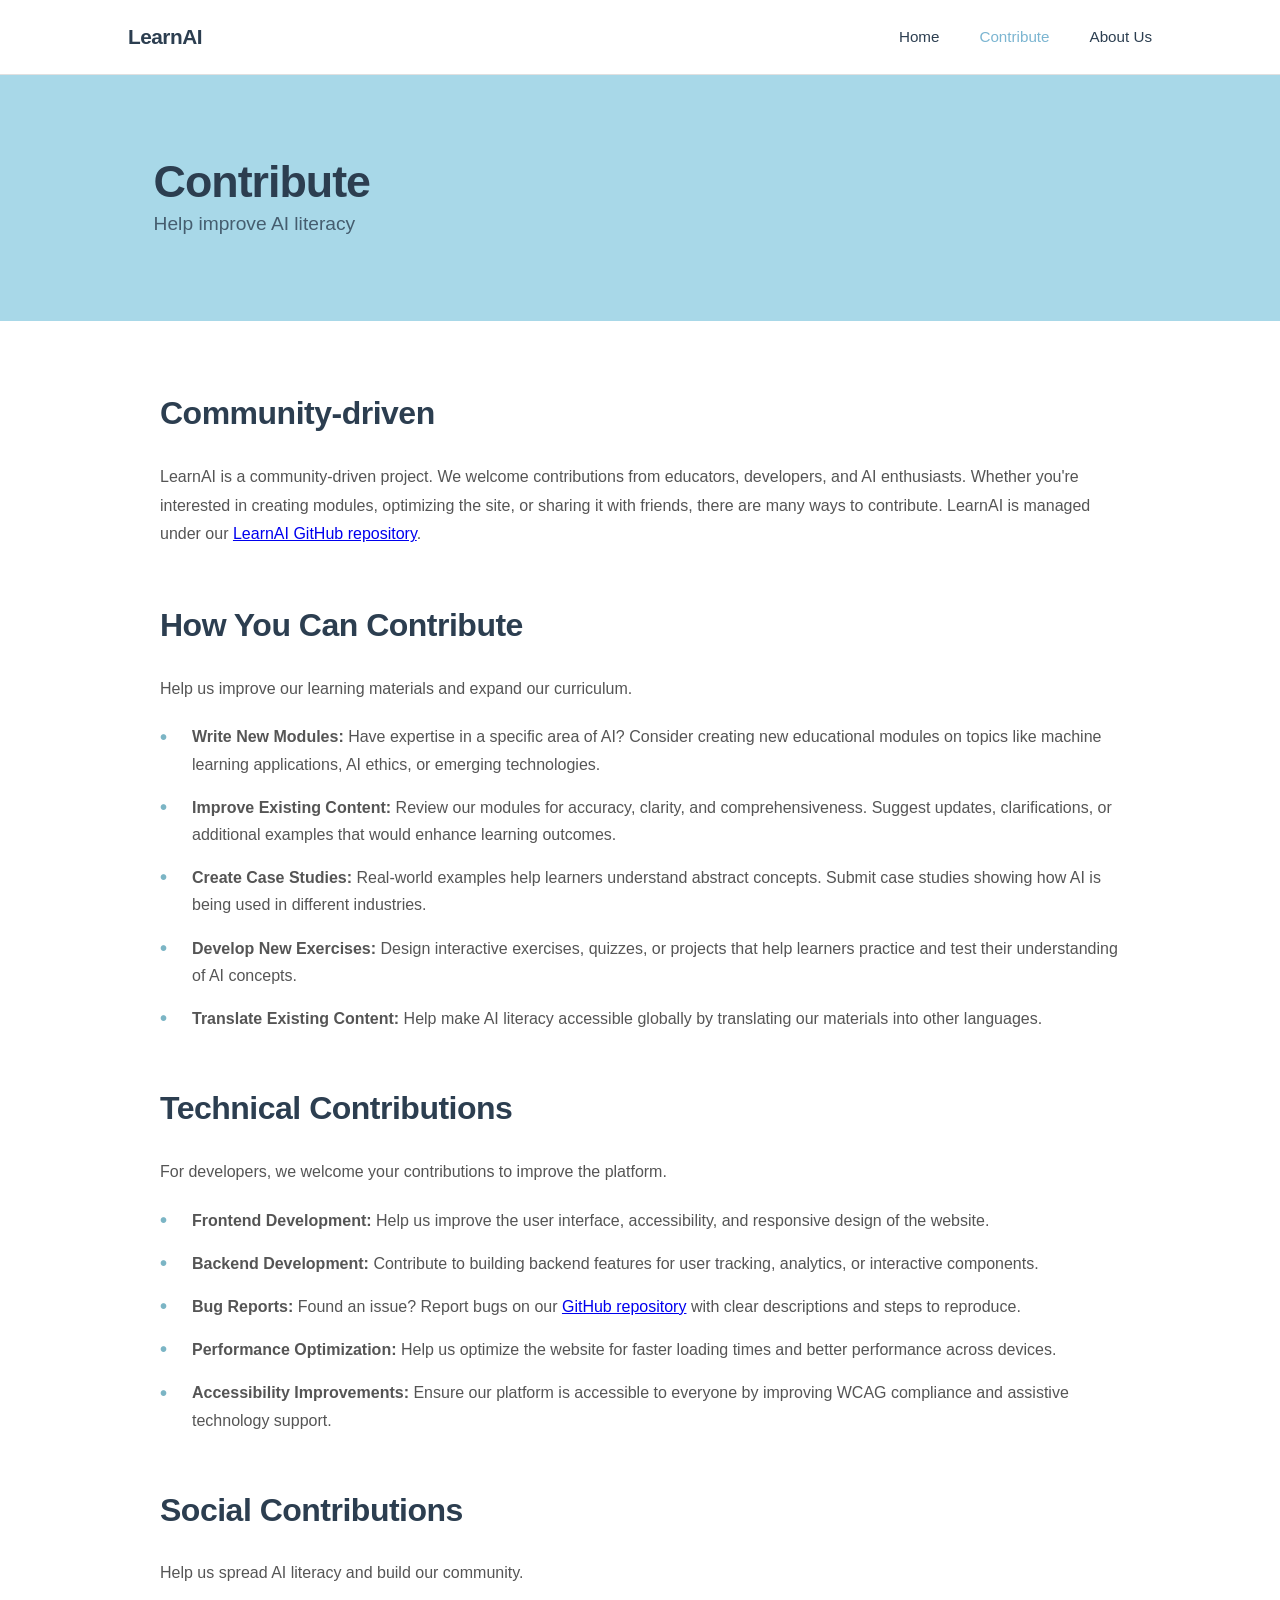
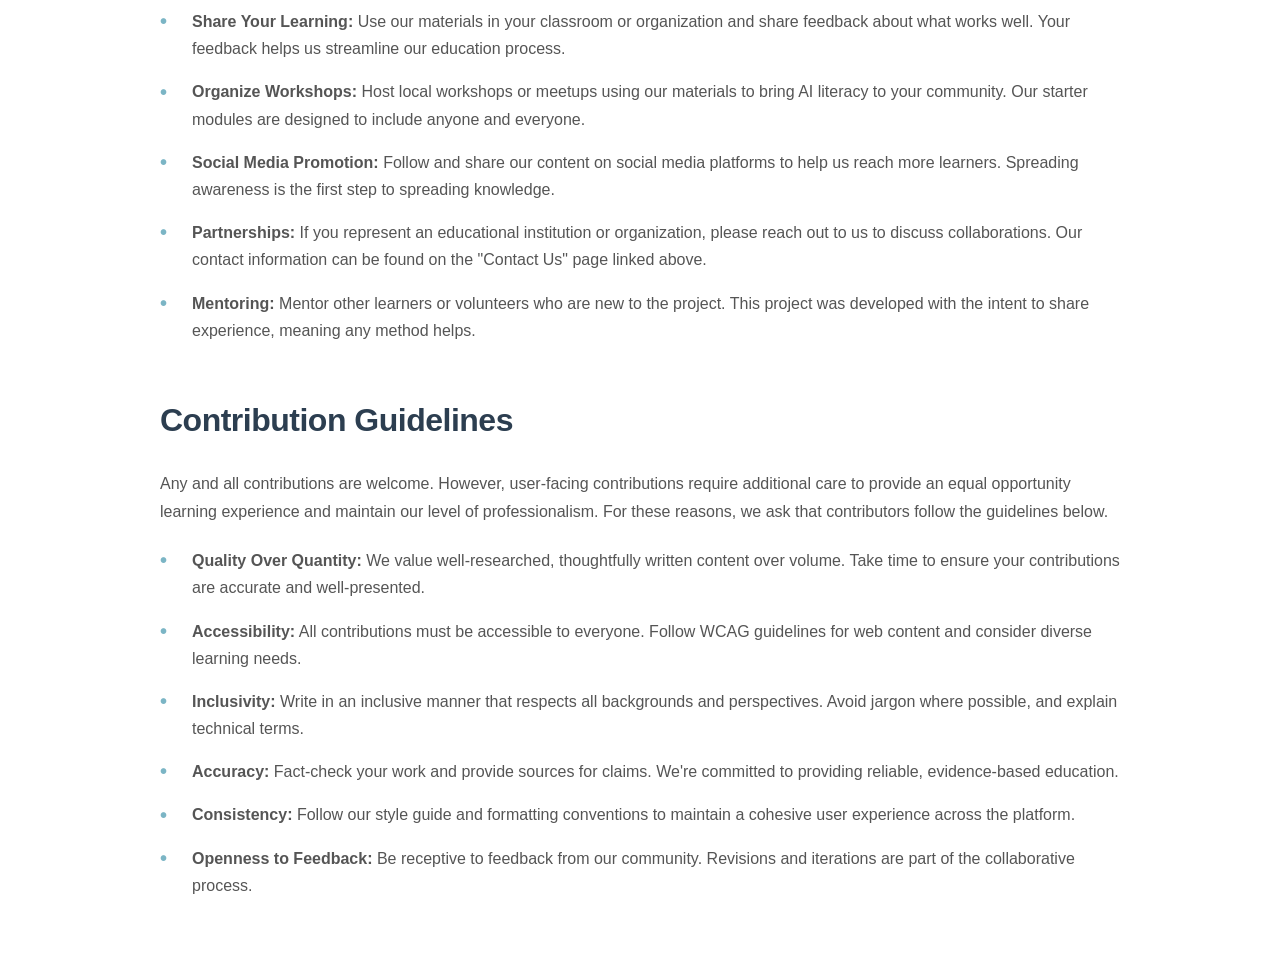
<file: contribute.html>
<!DOCTYPE html>
<html lang="en">

<head>
    <meta charset="UTF-8">
    <meta name="viewport" content="width=device-width, initial-scale=1.0">
    <title>LearnAI | Contribute</title>
    <link rel="icon" type="image/x-icon" href="/images/favicon.ico">
    <link rel="stylesheet" href="styles.css">
</head>

<body>
    <nav class="navbar">
        <div class="nav-content">
            <div class="logo">LearnAI</div>
            <ul class="nav-links">
                <li><a href="index.html">Home</a></li>
                <li><a href="contribute.html" class="active">Contribute</a></li>
                <li><a href="aboutus.html">About Us</a></li>
            </ul>
        </div>
    </nav>

    <header class="hero">
        <div class="hero-content">
            <h1>Contribute</h1>
            <p>Help improve AI literacy</p>
        </div>
    </header>

    <main class="content-wrapper">
        <article class="article-content">
            <section class="module-section">
                <h2>Community-driven</h2>
                <p>LearnAI is a community-driven project. We welcome contributions from
                    educators, developers, and AI enthusiasts. Whether you're interested in creating modules, optimizing
                    the site, or sharing it with friends, there are many ways to contribute. LearnAI is managed under
                    our <a href="https://github.com/BountyBro/uwbHacks2026">LearnAI GitHub repository</a>.</p>
            </section>

            <section class="module-section">
                <h2>How You Can Contribute</h2>
                <p>Help us improve our learning materials and expand our curriculum.</p>

                <ul class="section-bullets">
                    <li><strong>Write New Modules:</strong> Have expertise in a specific area of AI? Consider creating
                        new educational modules on topics like machine learning applications, AI ethics, or emerging
                        technologies.</li>
                    <li><strong>Improve Existing Content:</strong> Review our modules for accuracy, clarity, and
                        comprehensiveness. Suggest updates, clarifications, or additional examples that would enhance
                        learning outcomes.</li>
                    <li><strong>Create Case Studies:</strong> Real-world examples help learners understand abstract
                        concepts. Submit case studies showing how AI is being used in different industries.</li>
                    <li><strong>Develop New Exercises:</strong> Design interactive exercises, quizzes, or projects that
                        help learners practice and test their understanding of AI concepts.</li>
                    <li><strong>Translate Existing Content:</strong> Help make AI literacy accessible globally by
                        translating our materials into other languages.</li>
                </ul>
            </section>

            <section class="module-section">
                <h2>Technical Contributions</h2>
                <p>For developers, we welcome your contributions to improve the platform.</p>

                <ul class="section-bullets">
                    <li><strong>Frontend Development:</strong> Help us improve the user interface, accessibility, and
                        responsive design of the website.</li>
                    <li><strong>Backend Development:</strong> Contribute to building backend features for user tracking,
                        analytics, or interactive components.</li>
                    <li><strong>Bug Reports:</strong> Found an issue? Report bugs on our <a
                            href="https://github.com/BountyBro/uwbHacks2026">GitHub
                            repository</a> with clear
                        descriptions and steps to reproduce.</li>
                    <li><strong>Performance Optimization:</strong> Help us optimize the website for faster loading times
                        and better performance across devices.</li>
                    <li><strong>Accessibility Improvements:</strong> Ensure our platform is accessible to everyone by
                        improving WCAG compliance and assistive technology support.</li>
                </ul>
            </section>

            <section class="module-section">
                <h2>Social Contributions</h2>
                <p>Help us spread AI literacy and build our community.</p>

                <ul class="section-bullets">
                    <li><strong>Share Your Learning:</strong> Use our materials in your classroom or organization and
                        share feedback about what works well. Your feedback helps us streamline our education process.
                    </li>
                    <li><strong>Organize Workshops:</strong> Host local workshops or meetups using our materials to
                        bring AI literacy to your community. Our starter modules are designed to include anyone and
                        everyone.</li>
                    <li><strong>Social Media Promotion:</strong> Follow and share our content on social media platforms
                        to help us reach more learners. Spreading awareness is the first step to spreading knowledge.
                    </li>
                    <li><strong>Partnerships:</strong> If you represent an educational institution or organization,
                        please reach out to us to discuss collaborations. Our contact information can be found on the
                        "Contact Us" page linked above.</li>
                    <li><strong>Mentoring:</strong> Mentor other learners or volunteers who are new to the project. This
                        project was developed with the intent to share experience, meaning any method helps.</li>
                </ul>
            </section>

            <section class="module-section">
                <h2>Contribution Guidelines</h2>
                <p>Any and all contributions are welcome. However, user-facing contributions require additional care to
                    provide an equal opportunity learning experience and maintain our level of professionalism. For
                    these reasons, we ask that contributors follow the guidelines below.</p>
                <ul class="section-bullets">
                    <li><strong>Quality Over Quantity:</strong> We value well-researched, thoughtfully written content
                        over volume. Take time to ensure your contributions are accurate and well-presented.</li>
                    <li><strong>Accessibility:</strong> All contributions must be accessible to everyone. Follow WCAG
                        guidelines for web content and consider diverse learning needs.</li>
                    <li><strong>Inclusivity:</strong> Write in an inclusive manner that respects all backgrounds and
                        perspectives. Avoid jargon where possible, and explain technical terms.</li>
                    <li><strong>Accuracy:</strong> Fact-check your work and provide sources for claims. We're committed
                        to providing reliable, evidence-based education.</li>
                    <li><strong>Consistency:</strong> Follow our style guide and formatting conventions to maintain a
                        cohesive user experience across the platform.</li>
                    <li><strong>Openness to Feedback:</strong> Be receptive to feedback from our community. Revisions
                        and iterations are part of the collaborative process.</li>
                </ul>
            </section>
        </article>
    </main>
</body>

</html>
</file>
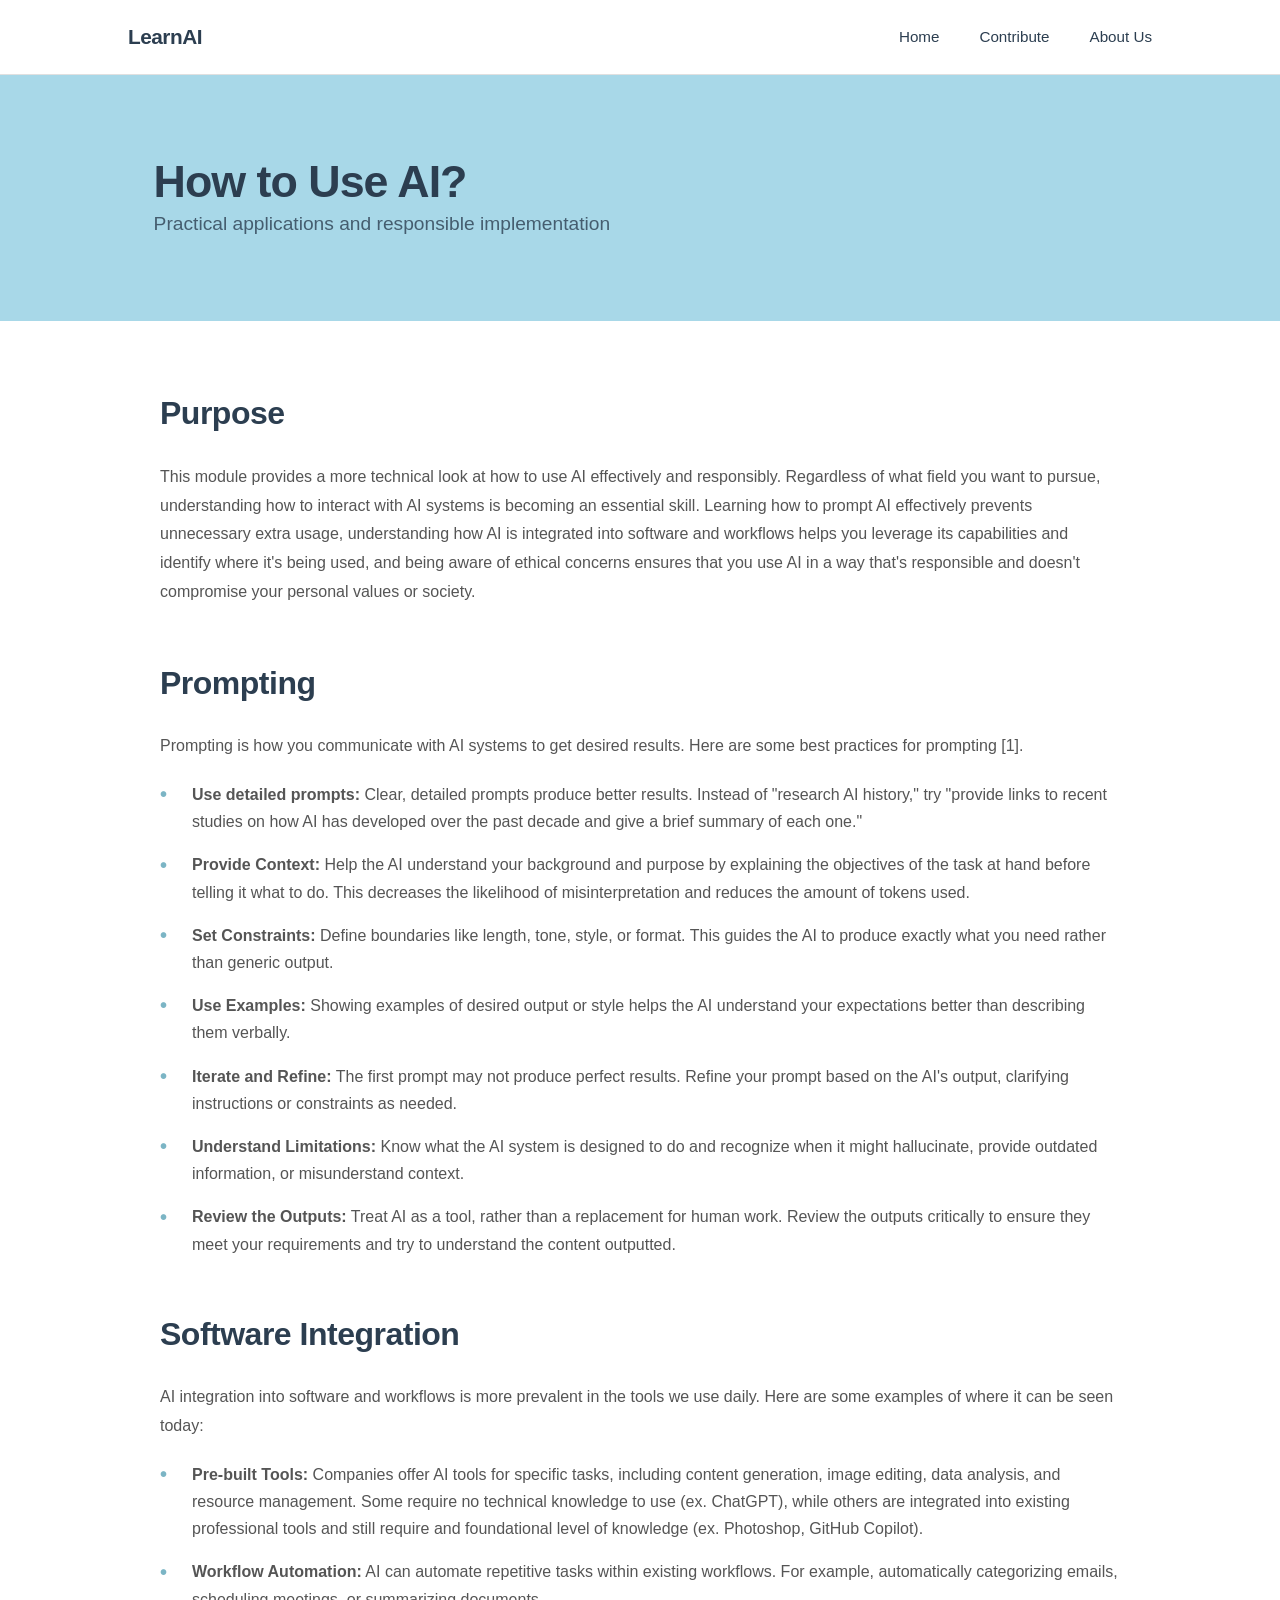
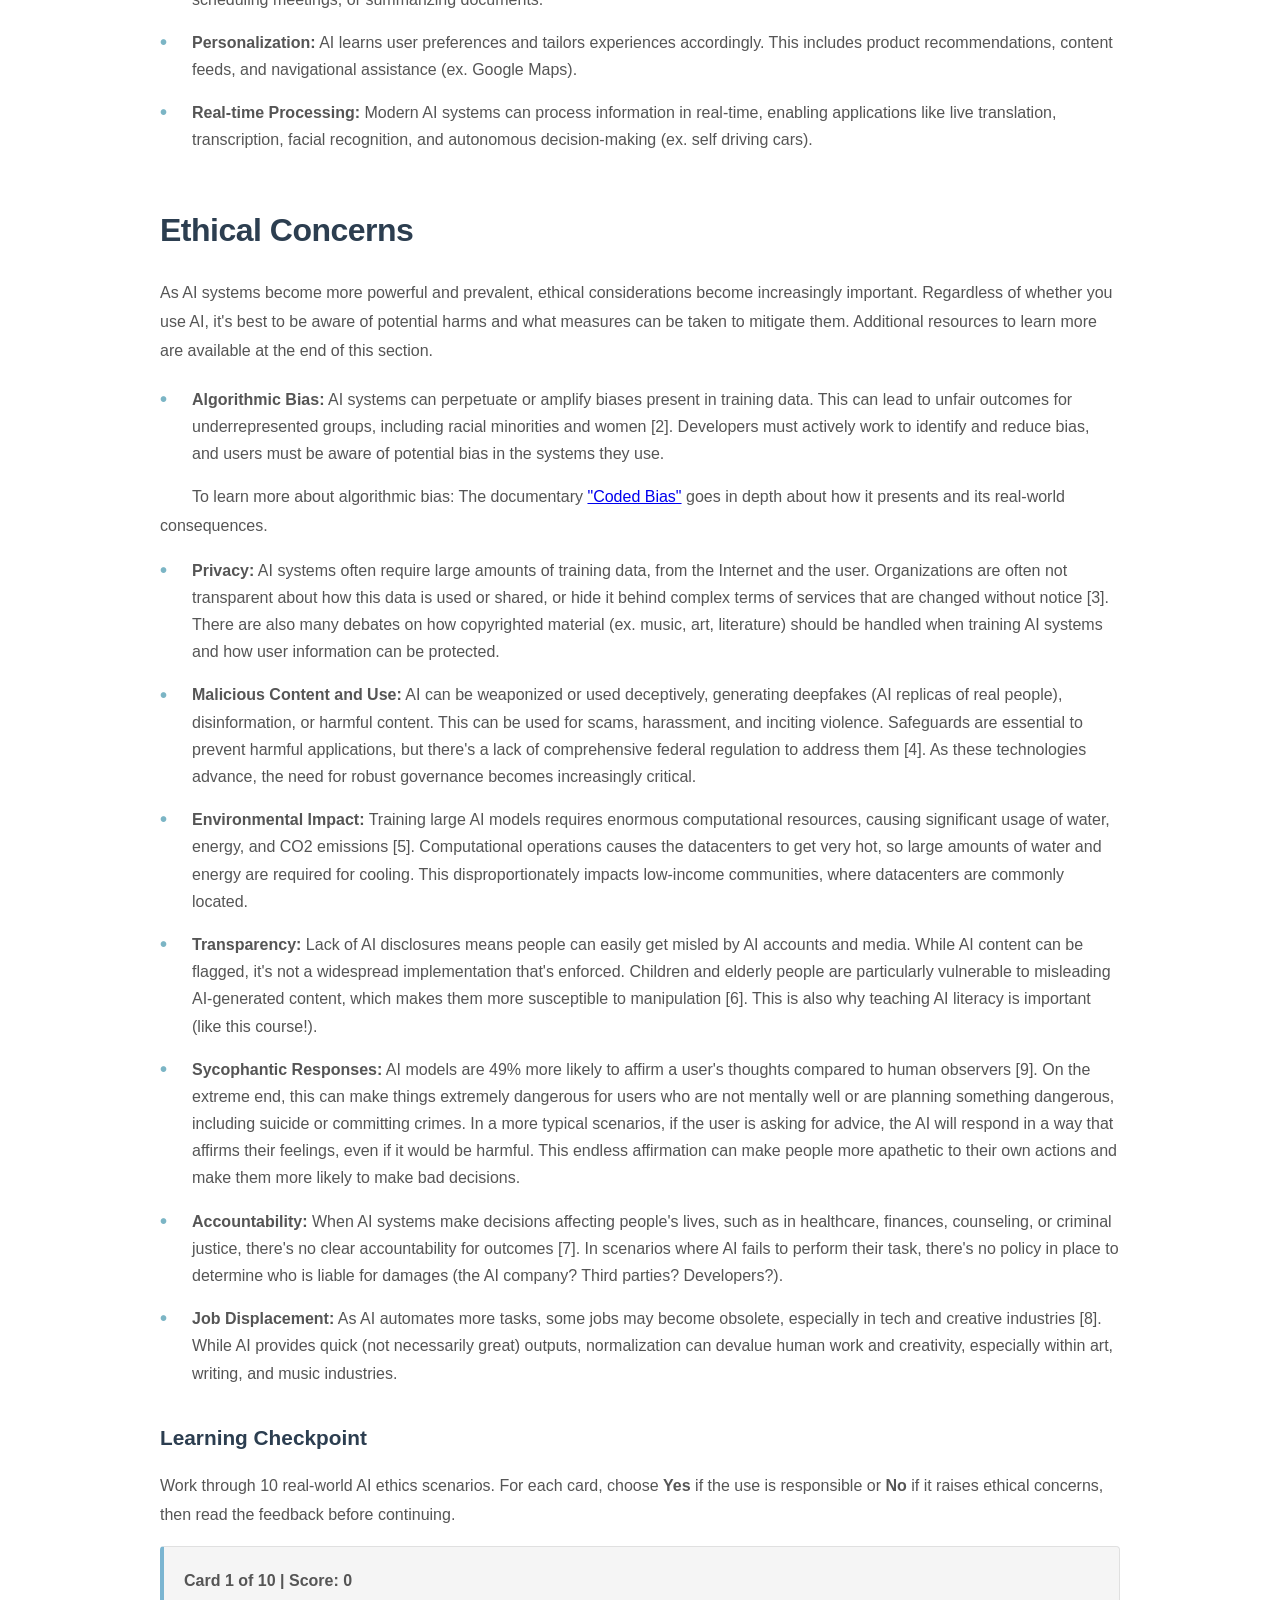
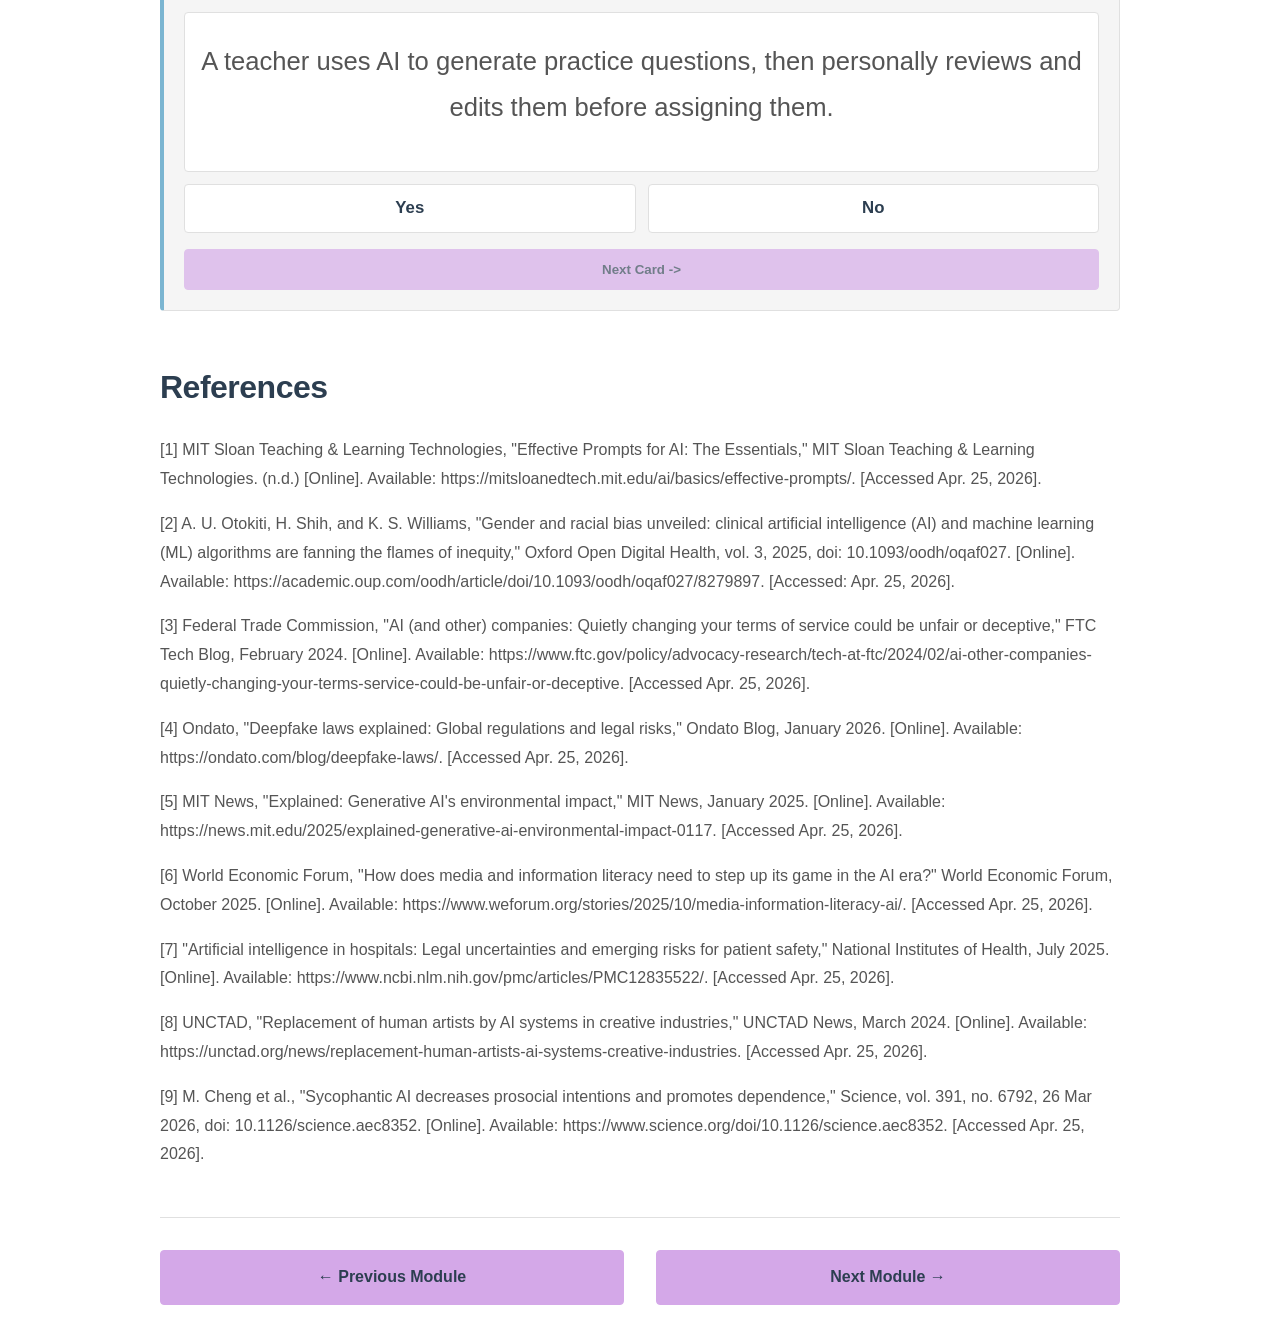
<file: module2.html>
<!DOCTYPE html>
<html lang="en">

<head>
    <meta charset="UTF-8">
    <meta name="viewport" content="width=device-width, initial-scale=1.0">
    <title>LearnAI | How to Use AI?</title>
    <link rel="icon" type="image/x-icon" href="/images/favicon.ico">
    <link rel="stylesheet" href="styles.css">
</head>

<body>
    <nav class="navbar">
        <div class="nav-content">
            <div class="logo">LearnAI</div>
            <ul class="nav-links">
                <li><a href="index.html">Home</a></li>
                <li><a href="contribute.html">Contribute</a></li>
                <li><a href="aboutus.html">About Us</a></li>
            </ul>
        </div>
    </nav>

    <header class="hero">
        <div class="hero-content">
            <h1>How to Use AI?</h1>
            <p>Practical applications and responsible implementation</p>
        </div>
    </header>

    <main class="content-wrapper">
        <article class="article-content">
            <section class="module-section" id="purpose">
                <h2>Purpose</h2>
                <p>This module provides a more technical look at how to use AI effectively and responsibly. Regardless of what field
                    you want to pursue, understanding how to interact with AI systems is becoming an essential skill. Learning how to prompt AI
                    effectively prevents unnecessary extra usage, understanding how AI is integrated into software and workflows helps you
                    leverage its capabilities and identify where it's being used, and being aware of ethical concerns ensures that you use AI in a way that's responsible
                    and doesn't compromise your personal values or society.</p>
            </section>
            <section class="module-section" id="prompting">
                <h2>Prompting</h2>
                <p>Prompting is how you communicate with AI systems to get desired results. Here are some best practices for prompting [1].</p>

                <ul class="section-bullets">
                    <li><strong>Use detailed prompts:</strong> Clear, detailed prompts produce better results. Instead of "research AI history," try "provide links to recent studies on how AI has developed 
                        over the past decade and give a brief summary of each one."</li>
                    <li><strong>Provide Context:</strong> Help the AI understand your background and purpose by explaining the
                        objectives of the task at hand before telling it what to do. This decreases
                        the likelihood of misinterpretation and reduces the amount of tokens used.</li>
                    <li><strong>Set Constraints:</strong> Define boundaries like length, tone, style, or format. This
                        guides the AI to produce exactly what you need rather than generic output.</li>
                    <li><strong>Use Examples:</strong> Showing examples of desired output or style helps the AI
                        understand your expectations better than describing them verbally.</li>
                    <li><strong>Iterate and Refine:</strong> The first prompt may not produce perfect results. Refine
                        your prompt based on the AI's output, clarifying instructions or constraints as needed.</li>
                    <li><strong>Understand Limitations:</strong> Know what the AI system is designed to do and recognize
                        when it might hallucinate, provide outdated information, or misunderstand context.</li>
                    <li><strong>Review the Outputs:</strong> Treat AI as a tool, rather than a replacement for human work.
                        Review the outputs critically to ensure they meet your requirements and try to understand the content outputted.</li>
                </ul>
            </section>

            <section class="module-section" id="integration">
                <h2>Software Integration</h2>
                <p>AI integration into software and workflows is more prevalent in the tools we use daily.
                    Here are some examples of where it can be seen today:</p>

                <ul class="section-bullets">
                    <li><strong>Pre-built Tools:</strong> Companies offer AI tools for specific tasks, including content generation, 
                        image editing, data analysis, and resource management. Some require no technical
                        knowledge to use (ex. ChatGPT), while others are integrated into existing professional tools and still require
                        and foundational level of knowledge (ex. Photoshop, GitHub Copilot).</li>
                    <li><strong>Workflow Automation:</strong> AI can automate repetitive tasks within existing
                        workflows. For example, automatically categorizing emails, scheduling meetings, or summarizing
                        documents.</li>
                    <li><strong>Personalization:</strong> AI learns user preferences and tailors experiences
                        accordingly. This includes product recommendations, content feeds, and navigational assistance (ex. Google Maps).</li>
                    <li><strong>Real-time Processing:</strong> Modern AI systems can process information in real-time,
                        enabling applications like live translation, transcription, facial recognition, and autonomous decision-making (ex. self driving cars).
                    </li>
                </ul>
            </section>

            <section class="module-section" id="ethical">
                <h2>Ethical Concerns</h2>
                <p>As AI systems become more powerful and prevalent, ethical considerations become increasingly
                    important. Regardless of whether you use AI, it's best to be aware of potential harms and what measures can be taken to
                    mitigate them. Additional resources to learn more are available at the end of this section.</p>

                <ul class="section-bullets">
                    <li><strong>Algorithmic Bias:</strong> AI systems can perpetuate or amplify biases present in
                        training data. This can lead to unfair outcomes for underrepresented groups, including racial minorities and women [2]. 
                        Developers must actively work to identify and reduce bias, and users must be aware of potential bias in the systems they use.</li>
                    <p></p>
                <p style="padding-left: -3rem; text-indent: 2rem;"> To learn more about algorithmic bias: The documentary <a href="https://www.codedbias.com" target="_blank">"Coded Bias"</a> goes in depth about how it presents and its real-world consequences. </p>
                    <li><strong>Privacy:</strong> AI systems often require large amounts of training data, from the Internet and the user. Organizations are
                    often not transparent about how this data is used or shared, or hide it behind complex terms of services that are changed without notice [3]. There are also many debates on
                    how copyrighted material (ex. music, art, literature) should be handled when training AI systems and how user information can be protected.</li>
                    <li><strong>Malicious Content and Use:</strong> AI can be weaponized or used deceptively, generating deepfakes (AI replicas of real people), disinformation, or harmful content. 
                        This can be used for scams, harassment, and inciting violence. Safeguards are essential to prevent harmful applications, but there's a lack of comprehensive federal regulation
                        to address them [4]. As these technologies advance, the need for robust governance becomes increasingly critical.</li>
                    <li><strong>Environmental Impact:</strong> Training large AI models requires enormous computational
                        resources, causing significant usage of water, energy, and CO2 emissions [5]. Computational operations causes the datacenters to get very hot, so large amounts of water and energy are required for cooling. 
                        This disproportionately impacts low-income communities, where datacenters are commonly located.</li>
                    <li><strong>Transparency:</strong> Lack of AI disclosures means people can easily get misled by AI accounts and media. While AI content
                    can be flagged, it's not a widespread implementation that's enforced. Children and elderly people are particularly vulnerable to misleading AI-generated content,
                    which makes them more susceptible to manipulation [6]. This is also why teaching AI literacy is important (like this course!).</li>
                    <li><strong>Sycophantic Responses:</strong> AI models are 49% more likely to affirm a user's thoughts compared to human observers [9]. On the extreme end, 
                        this can make things extremely dangerous for users who are not mentally well or are planning something dangerous, including suicide or committing crimes. 
                        In a more typical scenarios, if the user is asking for advice, the AI will respond in a way that affirms their feelings, even if it would be harmful. 
                        This endless affirmation can make people more apathetic to their own actions and make them more likely to make bad decisions.
                    <li><strong>Accountability:</strong> When AI systems make decisions affecting people's lives, such as in healthcare, finances, counseling, or 
                        criminal justice, there's no clear accountability for outcomes [7]. In scenarios where AI fails to perform their task, there's no policy in place
                    to determine who is liable for damages (the AI company? Third parties? Developers?). </li>
                    <li><strong>Job Displacement:</strong> As AI automates more tasks, some jobs may become obsolete, especially in tech and creative industries [8].
                    While AI provides quick (not necessarily great) outputs, normalization can devalue human work and creativity, especially within art, writing, and music industries.</li>
                </ul>

                <section class="ethics-flashcards" id="ethical-flashcards" aria-labelledby="ethical-flashcards-title">
                    <h3 class="subsection-title" id="ethical-flashcards-title">Learning Checkpoint</h3>
                    <p>Work through 10 real-world AI ethics scenarios. For each card, choose <strong>Yes</strong> if
                        the use is responsible or <strong>No</strong> if it raises ethical concerns, then read the
                        feedback before continuing.</p>

                    <div class="flashcard-shell" data-flashcard-app>
                        <p class="flashcard-progress" id="flashcardProgress" aria-live="polite"></p>

                        <div class="flashcard-card">
                            <p class="flashcard-prompt" id="flashcardPrompt"></p>
                        </div>

                        <div class="flashcard-actions" role="group" aria-label="Ethics answer choices">
                            <button type="button" class="flashcard-btn flashcard-btn-yes" id="flashcardYes">Yes</button>
                            <button type="button" class="flashcard-btn flashcard-btn-no" id="flashcardNo">No</button>
                        </div>

                        <p class="flashcard-feedback" id="flashcardFeedback" aria-live="assertive"></p>

                        <div class="flashcard-controls">
                            <button type="button" class="nav-link nav-next flashcard-next" id="flashcardNext" disabled>Next Card -></button>
                        </div>

                        <div class="flashcard-summary is-hidden" id="flashcardSummary" aria-live="polite">
                            <h4>Session Summary</h4>
                            <p id="flashcardSummaryText"></p>
                            <button type="button" class="nav-link nav-prev flashcard-restart" id="flashcardRestart">Restart Flashcards</button>
                        </div>
                    </div>
                </section>
            </section>

            <section class="module-section" id="references">
                <h2>References</h2>
                <p> [1] MIT Sloan Teaching & Learning Technologies, "Effective Prompts for AI: The Essentials," MIT Sloan Teaching & Learning Technologies. (n.d.)
                    [Online]. Available: https://mitsloanedtech.mit.edu/ai/basics/effective-prompts/. [Accessed Apr. 25, 2026].
                </p>
                <p>
                [2] A. U. Otokiti, H. Shih, and K. S. Williams, "Gender and racial bias unveiled: clinical artificial intelligence (AI) and machine learning (ML) algorithms are fanning the flames of inequity," Oxford Open Digital Health, vol. 3, 2025, doi: 10.1093/oodh/oqaf027. 
                [Online]. Available: https://academic.oup.com/oodh/article/doi/10.1093/oodh/oqaf027/8279897. [Accessed: Apr. 25, 2026].
                </p>
                <p>
                [3] Federal Trade Commission, "AI (and other) companies: Quietly changing your terms of service could be unfair or deceptive," FTC Tech Blog, 
                February 2024. [Online]. Available: https://www.ftc.gov/policy/advocacy-research/tech-at-ftc/2024/02/ai-other-companies-quietly-changing-your-terms-service-could-be-unfair-or-deceptive. [Accessed Apr. 25, 2026].
                <p>
                [4] Ondato, "Deepfake laws explained: Global regulations and legal risks," Ondato Blog, January 2026. [Online]. 
                Available: https://ondato.com/blog/deepfake-laws/. [Accessed Apr. 25, 2026].
                </p>
                <p>
                [5] MIT News, "Explained: Generative AI's environmental impact," MIT News, January 2025. [Online]. 
                Available: https://news.mit.edu/2025/explained-generative-ai-environmental-impact-0117. [Accessed Apr. 25, 2026].
                </p>
                <p>
                [6] World Economic Forum, "How does media and information literacy need to step up its game in the AI era?" World Economic Forum, 
                October 2025. [Online]. Available: https://www.weforum.org/stories/2025/10/media-information-literacy-ai/. [Accessed Apr. 25, 2026].
                </p>
                <p>
                [7] "Artificial intelligence in hospitals: Legal uncertainties and emerging risks for patient safety," National Institutes of Health, 
                July 2025. [Online]. Available: https://www.ncbi.nlm.nih.gov/pmc/articles/PMC12835522/. [Accessed Apr. 25, 2026].
                </p>
                <p>
                [8] UNCTAD, "Replacement of human artists by AI systems in creative industries," UNCTAD News, March 2024. [Online]. 
                Available: https://unctad.org/news/replacement-human-artists-ai-systems-creative-industries. [Accessed Apr. 25, 2026].
                </p>
                <p>
                [9] M. Cheng et al., "Sycophantic AI decreases prosocial intentions and promotes dependence," Science, vol. 391, no. 6792, 26 Mar 2026, doi: 10.1126/science.aec8352. [Online]. 
                    Available: https://www.science.org/doi/10.1126/science.aec8352. [Accessed Apr. 25, 2026].</p>

            </section>

            <section class="navigation-section">
                <a href="module1.html" class="nav-link nav-prev">← Previous Module</a>
                <a href="module3.html" class="nav-link nav-next">Next Module →</a>
            </section>
        </article>
    </main>

    <script>
        (function initEthicsFlashcards() {
            const cards = [
                {
                    prompt: 'A teacher uses AI to generate practice questions, then personally reviews and edits them before assigning them.',
                    answer: 'yes',
                    explanation: 'Yes. Human oversight helps catch mistakes and keeps responsibility with the teacher.'
                },
                {
                    prompt: 'A company uses AI to auto-reject job applicants and provides no way for people to appeal the decision.',
                    answer: 'no',
                    explanation: 'No. High-impact decisions require accountability, transparency, and a path for appeal.'
                },
                {
                    prompt: 'A health app quietly collects location and biometric data for AI training without clearly informing users.',
                    answer: 'no',
                    explanation: 'No. Ethical AI requires informed consent and transparent data practices.'
                },
                {
                    prompt: 'A city publishes how its AI traffic model works and lets residents report issues or bias in outcomes.',
                    answer: 'yes',
                    explanation: 'Yes. Transparency and public feedback channels improve trust and fairness.'
                },
                {
                    prompt: 'A social platform uses AI to create realistic fake videos of public figures to boost engagement.',
                    answer: 'no',
                    explanation: 'No. Deepfakes can spread misinformation and cause significant harm.'
                },
                {
                    prompt: 'A support chatbot clearly states it is AI and escalates complex issues to a human agent when needed.',
                    answer: 'yes',
                    explanation: 'Yes. Clear disclosure and escalation reduce risk and protect users.'
                },
                {
                    prompt: 'An AI loan model shows lower approval rates for certain groups, and the company ignores audits showing bias.',
                    answer: 'no',
                    explanation: 'No. Ignoring documented bias is unfair and violates responsible AI practice.'
                },
                {
                    prompt: 'A research team uses a smaller, efficient model for routine tasks to reduce energy consumption.',
                    answer: 'yes',
                    explanation: 'Yes. Choosing efficient models can reduce environmental impact while meeting needs.'
                },
                {
                    prompt: 'A student submits AI-generated writing as their own work even though class policy requires disclosure.',
                    answer: 'no',
                    explanation: 'No. Misrepresenting AI-assisted work breaks transparency and academic integrity rules.'
                },
                {
                    prompt: 'A hospital validates AI diagnostic suggestions against clinician judgment before acting on results.',
                    answer: 'yes',
                    explanation: 'Yes. Human-in-the-loop review is essential in safety-critical settings.'
                }
            ];

            const promptEl = document.getElementById('flashcardPrompt');
            const progressEl = document.getElementById('flashcardProgress');
            const feedbackEl = document.getElementById('flashcardFeedback');
            const nextBtn = document.getElementById('flashcardNext');
            const yesBtn = document.getElementById('flashcardYes');
            const noBtn = document.getElementById('flashcardNo');
            const summaryEl = document.getElementById('flashcardSummary');
            const summaryTextEl = document.getElementById('flashcardSummaryText');
            const restartBtn = document.getElementById('flashcardRestart');
            const appShell = document.querySelector('[data-flashcard-app]');

            if (!appShell || !promptEl || !progressEl || !feedbackEl || !nextBtn || !yesBtn || !noBtn || !summaryEl || !summaryTextEl || !restartBtn) {
                return;
            }

            let currentIndex = 0;
            let score = 0;
            let hasAnsweredCurrentCard = false;

            function renderCard() {
                const card = cards[currentIndex];
                promptEl.textContent = card.prompt;
                progressEl.textContent = `Card ${currentIndex + 1} of ${cards.length} | Score: ${score}`;
                feedbackEl.textContent = '';
                feedbackEl.className = 'flashcard-feedback';
                hasAnsweredCurrentCard = false;

                yesBtn.disabled = false;
                noBtn.disabled = false;
                nextBtn.disabled = true;
                nextBtn.textContent = currentIndex === cards.length - 1 ? 'See Summary' : 'Next Card ->';

                summaryEl.classList.add('is-hidden');
            }

            function answerCard(choice) {
                if (hasAnsweredCurrentCard) {
                    return;
                }

                const card = cards[currentIndex];
                const isCorrect = choice === card.answer;
                hasAnsweredCurrentCard = true;

                if (isCorrect) {
                    score += 1;
                }

                feedbackEl.textContent = `${isCorrect ? 'Correct.' : 'Not quite.'} ${card.explanation}`;
                feedbackEl.classList.add(isCorrect ? 'flashcard-feedback-correct' : 'flashcard-feedback-incorrect');

                progressEl.textContent = `Card ${currentIndex + 1} of ${cards.length} | Score: ${score}`;

                yesBtn.disabled = true;
                noBtn.disabled = true;
                nextBtn.disabled = false;
                nextBtn.focus();
            }

            function showSummary() {
                summaryTextEl.textContent = `You scored ${score} out of ${cards.length}. Review the explanations and restart to practice again.`;
                summaryEl.classList.remove('is-hidden');
                nextBtn.disabled = true;
            }

            yesBtn.addEventListener('click', function () {
                answerCard('yes');
            });

            noBtn.addEventListener('click', function () {
                answerCard('no');
            });

            nextBtn.addEventListener('click', function () {
                if (!hasAnsweredCurrentCard) {
                    return;
                }

                if (currentIndex === cards.length - 1) {
                    showSummary();
                    return;
                }

                currentIndex += 1;
                renderCard();
            });

            restartBtn.addEventListener('click', function () {
                currentIndex = 0;
                score = 0;
                renderCard();
                yesBtn.focus();
            });

            renderCard();
        }());
    </script>
</body>

</html>
</file>
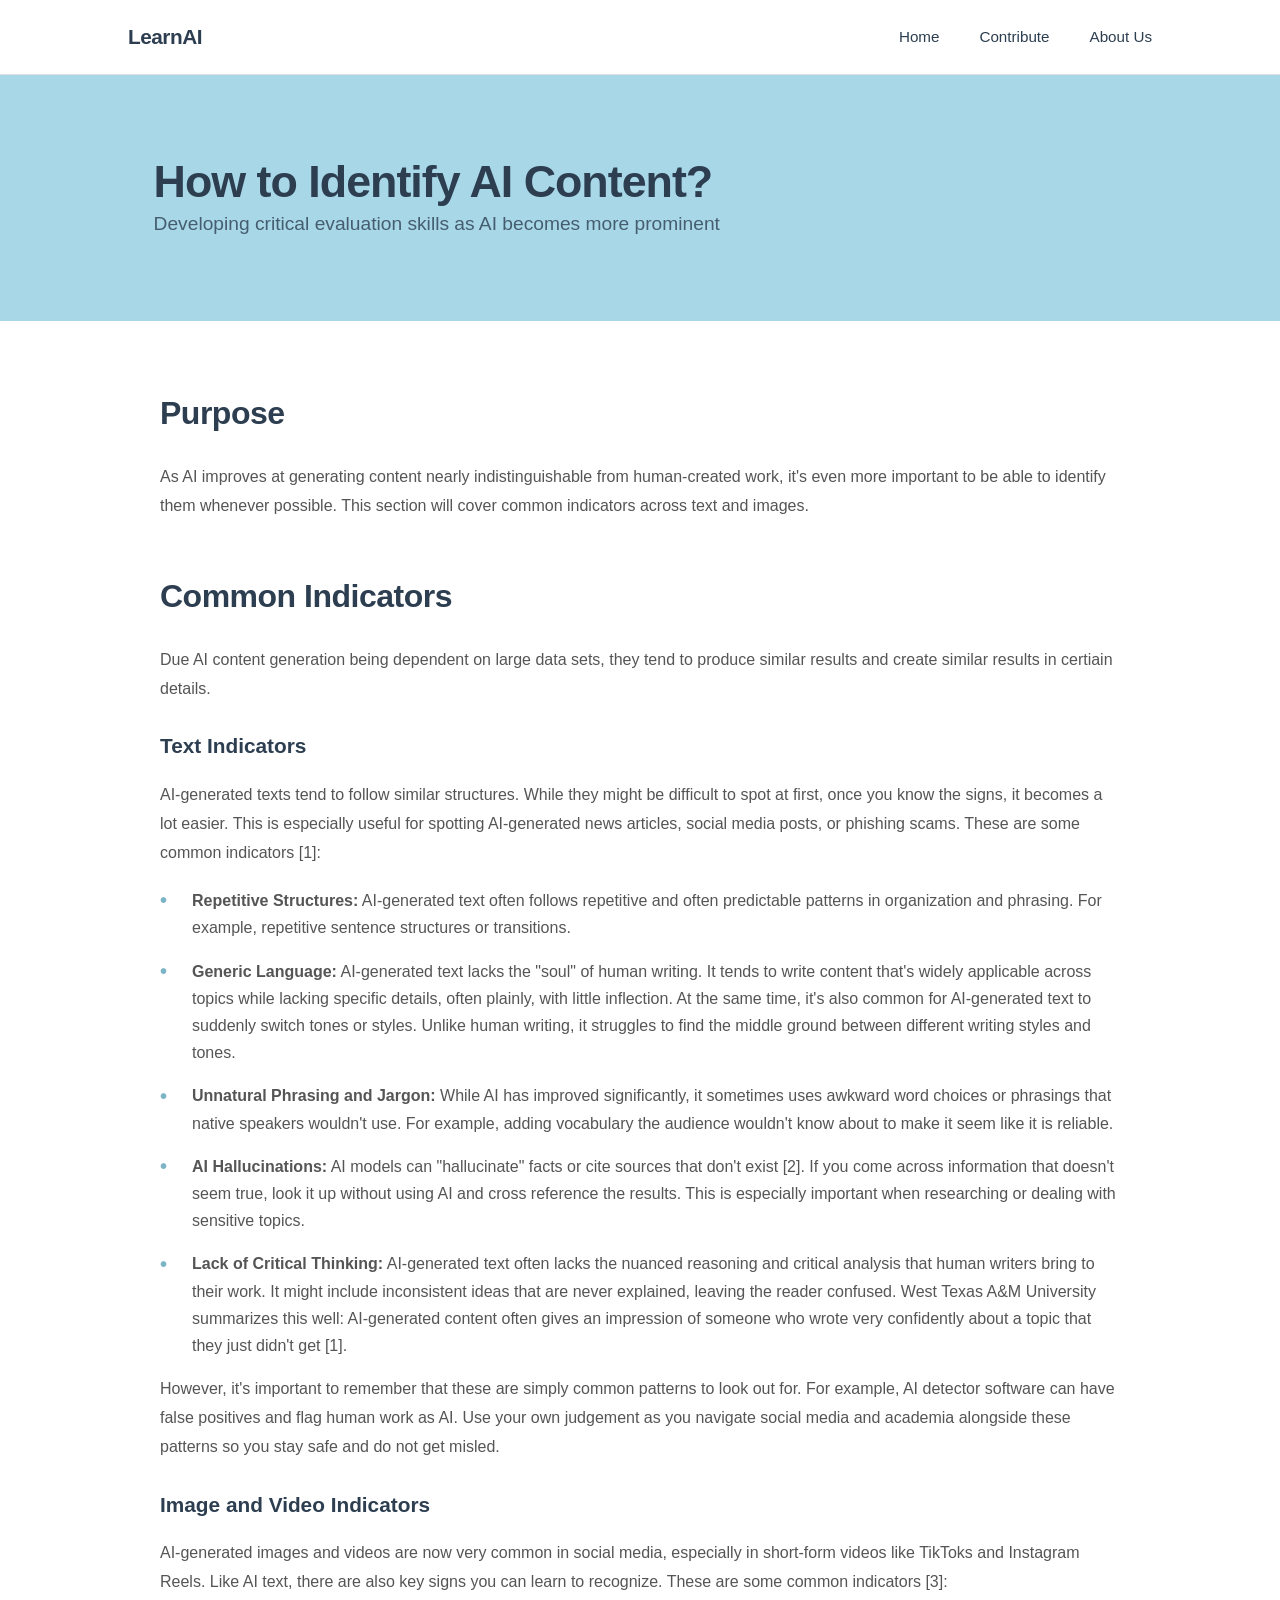
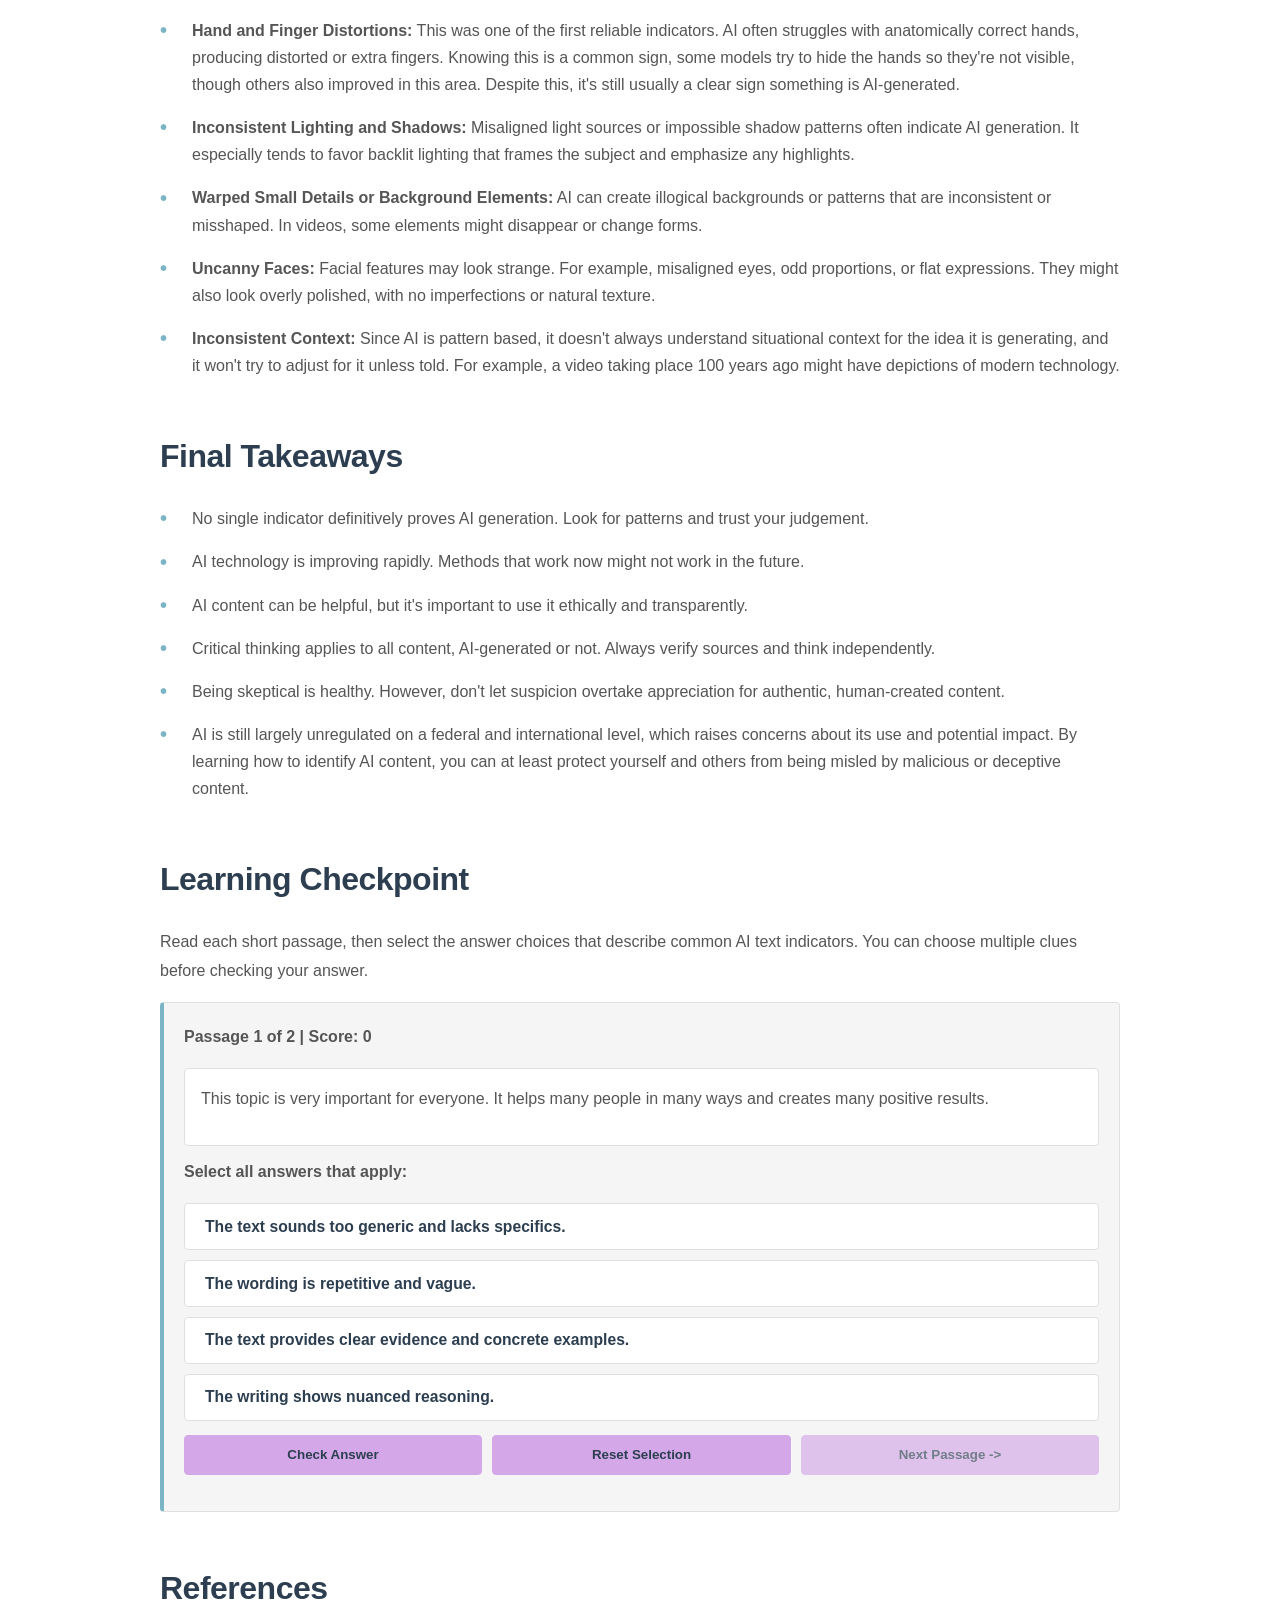
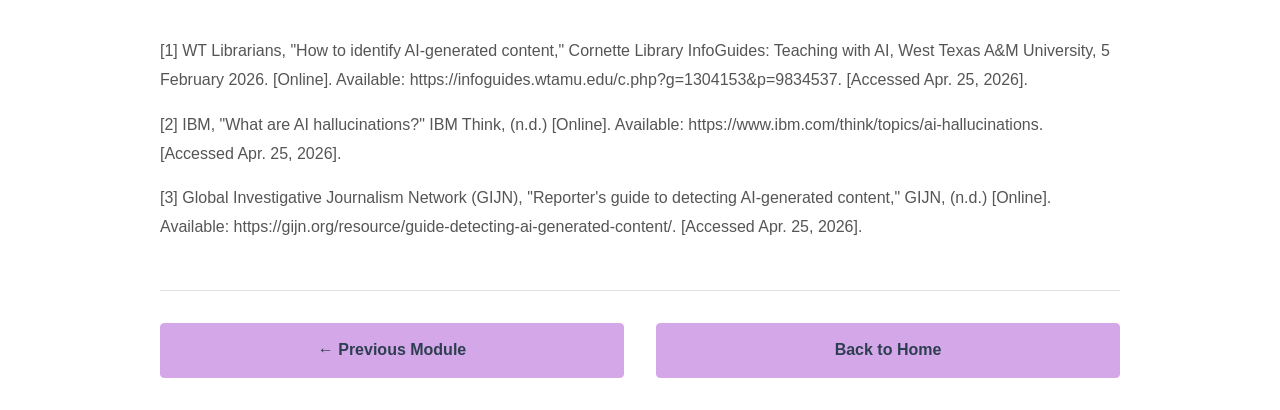
<file: module3.html>
<!DOCTYPE html>
<html lang="en">

<head>
    <meta charset="UTF-8">
    <meta name="viewport" content="width=device-width, initial-scale=1.0">
    <title>LearnAI | How to Identify AI Content?</title>
    <link rel="icon" type="image/x-icon" href="/images/favicon.ico">
    <link rel="stylesheet" href="styles.css">
</head>

<body>
    <nav class="navbar">
        <div class="nav-content">
            <div class="logo">LearnAI</div>
            <ul class="nav-links">
                <li><a href="index.html">Home</a></li>
                <li><a href="contribute.html">Contribute</a></li>
                <li><a href="aboutus.html">About Us</a></li>
            </ul>
        </div>
    </nav>

    <header class="hero">
        <div class="hero-content">
            <h1>How to Identify AI Content?</h1>
            <p>Developing critical evaluation skills as AI becomes more prominent</p>
        </div>
    </header>

    <main class="content-wrapper">
        <article class="article-content">
            <section class="module-section" id="purpose">
                <h2>Purpose</h2>
                <p>As AI improves at generating content nearly indistinguishable from human-created
                    work, it's even more important to be able to identify them whenever possible. This section will cover common 
                    indicators across text and images.</p>
            </section>

            <section class="module-section" id="indicators">
                <h2>Common Indicators</h2>
                <p>Due AI content generation being dependent on large data sets, they tend to produce similar results and create similar results in certiain details.</p>
                <h3 class="subsection-title">Text Indicators</h3>
                <p>AI-generated texts tend to follow similar structures. While they might be difficult to spot at first, once you know the signs, it becomes a lot easier.
                    This is especially useful for spotting AI-generated news articles, social media posts, or phishing scams. These are some common indicators [1]:</p>
                </p>
                <ul class="section-bullets">
                    <li><strong>Repetitive Structures:</strong> AI-generated text often follows repetitive and often predictable patterns in
                        organization and phrasing. For example, repetitive sentence structures or transitions.
                    </li>
                    <li><strong>Generic Language:</strong> AI-generated text lacks the "soul" of human writing. It tends to write 
                    content that's widely applicable across topics while lacking specific details, often plainly, with little inflection. At the same time,
                it's also common for AI-generated text to suddenly switch tones or styles. Unlike human writing, it struggles to find the middle ground
                between different writing styles and tones.</li>
                    <li><strong>Unnatural Phrasing and Jargon:</strong> While AI has improved significantly, it sometimes uses
                        awkward word choices or phrasings that native speakers wouldn't use. For example, adding vocabulary 
                        the audience wouldn't know about to make it seem like it is reliable.</li>
                    <li><strong>AI Hallucinations:</strong> AI models can "hallucinate" facts or cite sources that
                        don't exist [2]. If you come across information that doesn't seem true, look it up without using AI and cross reference the results.
                        This is especially important when researching or dealing with sensitive topics.</li>
                    <li><strong>Lack of Critical Thinking:</strong> AI-generated text often lacks the nuanced reasoning and critical analysis 
                        that human writers bring to their work. It might include inconsistent ideas that are never explained, leaving the reader confused.
                        West Texas A&M University summarizes this well: AI-generated content often gives an impression of someone who wrote 
                            very confidently about a topic that they just didn't get [1]. </li>
                            <p> However, it's important to remember that these are simply common patterns to look out for. 
                                For example, AI detector software can have false positives and flag human work as AI. Use your own judgement as you 
                                navigate social media and academia alongside these patterns so you stay safe and do not get misled.</p>
                </ul>

                <h3 class="subsection-title">Image and Video Indicators</h3>
                <p>AI-generated images and videos are now very common in social media, especially in short-form videos like TikToks and Instagram Reels. 
                    Like AI text, there are also key signs you can learn to recognize. These are some common indicators [3]:</p>
                </p>
                <ul class="section-bullets">
                    <li><strong>Hand and Finger Distortions:</strong> This was one of the first reliable indicators. AI
                        often struggles with anatomically correct hands, producing distorted or extra fingers. Knowing this is a common 
                        sign, some models try to hide the hands so they're not visible, though others also improved in this area. Despite this, it's still 
                        usually a clear sign something is AI-generated.</s></li>
                    <li><strong>Inconsistent Lighting and Shadows:</strong> Misaligned light sources or impossible
                        shadow patterns often indicate AI generation. It especially tends to favor backlit lighting that 
                        frames the subject and emphasize any highlights.</li>
                    <li><strong>Warped Small Details or Background Elements:</strong> AI can create illogical backgrounds or patterns
                        that are inconsistent or misshaped. In videos, some elements might disappear or change forms.</li>
                    <li><strong>Uncanny Faces:</strong> Facial features may look strange. For example, misaligned
                        eyes, odd proportions, or flat expressions. They might also look overly polished, with no 
                        imperfections or natural texture.</li>
                    <li><strong>Inconsistent Context:</strong> Since AI is pattern based, it doesn't always understand situational context 
                        for the idea it is generating, and it won't try to adjust for it unless told. For example, a video taking place 100 
                        years ago might have depictions of modern technology.</li>
                </ul>
            </section>

            <section class="module-section" id="takeaways">
                <h2>Final Takeaways</h2>
                <ul class="section-bullets">
                    <li>No single indicator definitively proves AI generation. Look for patterns and trust your judgement.</li>
                    <li>AI technology is improving rapidly. Methods that work now might not work in the future.</li>
                    <li>AI content can be helpful, but it's important to use it ethically and transparently.</li>
                    <li>Critical thinking applies to all content, AI-generated or not. Always verify sources and think
                        independently.</li>
                    <li>Being skeptical is healthy. However, don't let suspicion overtake appreciation for authentic, human-created content.
                    </li>
                    <li>AI is still largely unregulated on a federal and international level, which raises concerns about its use and potential impact. By learning how to identify AI content, 
                        you can at least protect yourself and others from being misled by malicious or deceptive content.</li>
                </ul>
            </section>

            <section class="module-section text-clue-spotter" id="text-clue-spotter" aria-labelledby="text-clue-spotter-title">
                <h2 id="text-clue-spotter-title">Learning Checkpoint</h2>
                <p>Read each short passage, then select the answer choices that describe common AI text indicators. You can
                    choose multiple clues before checking your answer.</p>

                <div class="flashcard-shell text-spotter-shell" data-text-spotter-app>
                    <p class="flashcard-progress" id="spotterProgress" aria-live="polite"></p>

                    <div class="flashcard-card text-spotter-card">
                        <p class="text-spotter-passage" id="spotterPassage"></p>
                    </div>

                    <p class="text-spotter-instruction">Select all answers that apply:</p>

                    <div class="text-spotter-choices" id="spotterChoices" role="group" aria-label="Text clue choices"></div>

                    <div class="text-spotter-controls" role="group" aria-label="Text clue controls">
                        <button type="button" class="nav-link nav-next text-spotter-check" id="spotterCheck">Check Answer</button>
                        <button type="button" class="nav-link nav-prev text-spotter-reset" id="spotterReset">Reset Selection</button>
                        <button type="button" class="nav-link nav-next text-spotter-next" id="spotterNext" disabled>Next Passage -></button>
                    </div>

                    <p class="flashcard-feedback" id="spotterFeedback" aria-live="assertive"></p>
                </div>
            </section>

            <section class="module-section" id="references">
                <h2>References</h2>
                <p> [1] WT Librarians, "How to identify AI-generated content," Cornette Library InfoGuides: Teaching with AI, West Texas A&M University, 5 February 2026. [Online]. 
                    Available: https://infoguides.wtamu.edu/c.php?g=1304153&p=9834537. [Accessed Apr. 25, 2026].</p>
                <p> [2] IBM, "What are AI hallucinations?" IBM Think, (n.d.) [Online]. 
                    Available: https://www.ibm.com/think/topics/ai-hallucinations. [Accessed Apr. 25, 2026].
                </p>
                <p> [3] Global Investigative Journalism Network (GIJN), "Reporter's guide to detecting AI-generated content," 
                    GIJN, (n.d.) [Online]. Available: https://gijn.org/resource/guide-detecting-ai-generated-content/. [Accessed Apr. 25, 2026].</p>
            </section>

            <section class="navigation-section">
                <a href="module2.html" class="nav-link nav-prev">← Previous Module</a>
                <a href="index.html" class="nav-link nav-next">Back to Home</a>
            </section>
        </article>
    </main>

    <script>
        (function initTextClueSpotter() {
            const passages = [
                {
                    text: 'This topic is very important for everyone. It helps many people in many ways and creates many positive results.',
                    clues: [
                        {
                            label: 'The text sounds too generic and lacks specifics.',
                            isIndicator: true,
                            reason: 'This is broad, generic language with no specific details.'
                        },
                        {
                            label: 'The wording is repetitive and vague.',
                            isIndicator: true,
                            reason: 'Vague repetition is a common AI-style writing clue.'
                        },
                        {
                            label: 'The text provides clear evidence and concrete examples.',
                            isIndicator: false,
                            reason: 'This passage does not provide concrete supporting details.'
                        },
                        {
                            label: 'The writing shows nuanced reasoning.',
                            isIndicator: false,
                            reason: 'The passage is broad and does not show much depth or nuance.'
                        }
                    ]
                },
                {
                    text: 'A city report found that 143% of residents preferred one transit route, proving the policy was universally accepted by everyone without exception.',
                    clues: [
                        {
                            label: 'The text has hallucinated or impossible numbers.',
                            isIndicator: true,
                            reason: 'This is a numerical impossibility and may indicate hallucinated content.'
                        },
                        {
                            label: 'The text makes an absolute claim with no uncertainty.',
                            isIndicator: true,
                            reason: 'Absolute claims without nuance are a common reliability warning sign.'
                        },
                        {
                            label: 'The text mentions a report source.',
                            isIndicator: false,
                            reason: 'This phrase alone does not indicate AI generation.'
                        },
                        {
                            label: 'The sentence uses normal punctuation.',
                            isIndicator: false,
                            reason: 'Using punctuation is normal and not an AI clue.'
                        }
                    ]
                }
            ];

            const app = document.querySelector('[data-text-spotter-app]');
            const progressEl = document.getElementById('spotterProgress');
            const passageEl = document.getElementById('spotterPassage');
            const choicesEl = document.getElementById('spotterChoices');
            const feedbackEl = document.getElementById('spotterFeedback');
            const checkBtn = document.getElementById('spotterCheck');
            const resetBtn = document.getElementById('spotterReset');
            const nextBtn = document.getElementById('spotterNext');

            if (!app || !progressEl || !passageEl || !choicesEl || !feedbackEl || !checkBtn || !resetBtn || !nextBtn) {
                return;
            }

            let currentIndex = 0;
            let score = 0;
            let selected = new Set();
            let isChecked = false;

            function getCurrentPassage() {
                return passages[currentIndex];
            }

            function updateProgress() {
                progressEl.textContent = `Passage ${currentIndex + 1} of ${passages.length} | Score: ${score}`;
            }

            function clearFeedback() {
                feedbackEl.textContent = '';
                feedbackEl.className = 'flashcard-feedback';
            }

            function renderChoices() {
                const current = getCurrentPassage();
                choicesEl.innerHTML = '';

                current.clues.forEach((clue, clueIndex) => {
                    const button = document.createElement('button');
                    button.type = 'button';
                    button.className = 'flashcard-btn text-spotter-choice';
                    button.textContent = clue.label;
                    button.setAttribute('aria-pressed', selected.has(clueIndex) ? 'true' : 'false');

                    if (selected.has(clueIndex)) {
                        button.classList.add('text-spotter-choice-selected');
                    }

                    button.addEventListener('click', function () {
                        if (isChecked) {
                            isChecked = false;
                            checkBtn.disabled = false;
                            nextBtn.disabled = true;
                            clearFeedback();
                        }

                        if (selected.has(clueIndex)) {
                            selected.delete(clueIndex);
                        } else {
                            selected.add(clueIndex);
                        }

                        renderChoices();
                    });

                    choicesEl.appendChild(button);
                });
            }

            function renderPassage() {
                const current = getCurrentPassage();
                passageEl.textContent = current.text;
                selected = new Set();
                isChecked = false;

                clearFeedback();

                checkBtn.disabled = false;
                resetBtn.disabled = false;
                nextBtn.disabled = true;
                nextBtn.textContent = currentIndex === passages.length - 1 ? 'Finish Checkpoint' : 'Next Passage ->';

                renderChoices();
                updateProgress();
            }

            function checkAnswers() {
                if (isChecked) {
                    return;
                }

                const current = getCurrentPassage();
                const expected = current.clues
                    .map(function (clue, idx) { return clue.isIndicator ? idx : -1; })
                    .filter(function (idx) { return idx !== -1; });

                const selectedSorted = Array.from(selected).sort();
                const expectedSorted = expected.slice().sort();
                const isCorrect = selectedSorted.length === expectedSorted.length &&
                    selectedSorted.every(function (value, index) { return value === expectedSorted[index]; });

                isChecked = true;
                checkBtn.disabled = true;
                clearFeedback();

                const reasons = current.clues
                    .filter(function (clue) { return clue.isIndicator; })
                    .map(function (clue) { return clue.reason; });

                if (isCorrect) {
                    score += 1;
                    feedbackEl.textContent = `Correct. ${reasons.join(' ')}`;
                    feedbackEl.classList.add('flashcard-feedback-correct');
                } else {
                    feedbackEl.textContent = `Not quite. Focus on clues tied to generic language, repetition, or factual reliability. ${reasons.join(' ')}`;
                    feedbackEl.classList.add('flashcard-feedback-incorrect');
                }

                updateProgress();
                nextBtn.disabled = false;
                nextBtn.focus();
            }

            checkBtn.addEventListener('click', checkAnswers);

            resetBtn.addEventListener('click', function () {
                selected = new Set();
                isChecked = false;
                checkBtn.disabled = false;
                nextBtn.disabled = true;
                clearFeedback();
                renderChoices();
            });

            nextBtn.addEventListener('click', function () {
                if (!isChecked) {
                    return;
                }

                if (currentIndex === passages.length - 1) {
                    feedbackEl.textContent = `Checkpoint complete. You scored ${score} out of ${passages.length}. The exercise has restarted so you can practice again.`;
                    feedbackEl.className = 'flashcard-feedback flashcard-feedback-correct';
                    currentIndex = 0;
                    score = 0;
                    selected = new Set();
                    isChecked = false;
                    checkBtn.disabled = false;
                    nextBtn.disabled = true;
                    passageEl.textContent = passages[currentIndex].text;
                    renderChoices();
                    updateProgress();
                    nextBtn.textContent = 'Next Passage ->';
                    return;
                }

                currentIndex += 1;
                renderPassage();
            });

            renderPassage();
        }());
    </script>
</body>

</html>
</file>
<file: styles.css>
/* CSS Variables - Color Scheme */
:root {
    --pastel-blue: #a8d8e8;
    --pastel-green: #a8e8d8;
    --pastel-purple: #d4a8e8;
    --vibrant-purple: #c37bdb;
    --white: #ffffff;
    --dark-text: #2c3e50;
    --light-gray: #f5f5f5;
    --border-color: #e0e0e0;
    --accent-blue: #7bb5d1;
    --accent-green: #7bb5c5;
}

/* Global Styles */
* {
    margin: 0;
    padding: 0;
    box-sizing: border-box;
}

html {
    scroll-behavior: smooth;
    font-size: 16px;
}

body {
    font-family: -apple-system, BlinkMacSystemFont, 'Segoe UI', Roboto, 'Helvetica Neue', Arial, sans-serif;
    line-height: 1.7;
    color: var(--dark-text);
    background-color: var(--white);
    min-height: 100vh;
}

/* Navigation Bar */
.navbar {
    background-color: var(--white);
    border-bottom: 1px solid var(--border-color);
    position: sticky;
    top: 0;
    z-index: 100;
}

.nav-content {
    max-width: 100%;
    width: 80%;
    margin: 0 auto;
    padding: 1.2rem 0;
    display: flex;
    justify-content: space-between;
    align-items: center;
    gap: 2rem;
}

.logo {
    font-size: 1.3rem;
    font-weight: 700;
    color: var(--dark-text);
    letter-spacing: -0.5px;
    white-space: nowrap;
    flex-shrink: 0;
}

.nav-links {
    display: flex;
    list-style: none;
    gap: 2.5rem;
    flex-wrap: wrap;
    justify-content: flex-end;
}

.nav-links a {
    text-decoration: none;
    color: var(--dark-text);
    font-weight: 500;
    font-size: 0.95rem;
    transition: color 0.2s ease;
    padding-bottom: 0.5rem;
}

.nav-links a:hover,
.nav-links a:focus {
    color: var(--accent-blue);
    outline: none;
}

.nav-links a.active {
    color: var(--accent-blue);
    /*border-bottom: 2px solid var(--accent-blue);*/
}

/* Hero Section */
.hero {
    background-color: var(--pastel-blue);
    padding: 5rem 12%;
    text-align: left;
    width: 100%;
}

.hero-content h1 {
    font-size: 2.8rem;
    font-weight: 700;
    letter-spacing: -1px;
    line-height: 1.2;
}

.hero-content p {
    font-size: 1.2rem;
    color: rgba(44, 62, 80, 0.8);
    max-width: 600px;
}

.module-hero {
    background-color: var(--pastel-blue);
    padding: 6rem 14rem;
    width: 100%;
    margin: 0 auto;
}

.module-hero-content {
    max-width: 100%;
    text-align: left;
}

.module-hero-content h1 {
    font-size: 2.5rem;
    margin-bottom: 0.5rem;
    font-weight: 700;
    letter-spacing: -1px;
}

.module-hero-content p {
    font-size: 1.1rem;
    color: rgba(44, 62, 80, 0.8);
}

/* Content Wrapper */
.content-wrapper {
    max-width: 100%;
    width: 80%;
    margin: 0 auto;
    padding: 2rem;
}

.article-content {
    line-height: 1.8;
}

/* Module Sections */
.module-section {
    margin-bottom: 3rem;
}

.module-section h2 {
    font-size: 2rem;
    margin-bottom: 1.25rem;
    margin-top: 2rem;
    font-weight: 700;
    color: var(--dark-text);
    letter-spacing: -0.5px;
}

.module-section p {
    font-size: 1rem;
    color: #555;
    margin-bottom: 1rem;
}

.subsection-title {
    font-size: 1.3rem;
    font-weight: 600;
    margin-top: 1.5rem;
    margin-bottom: 1rem;
    color: var(--dark-text);
}

/* Bullet Lists */
.section-bullets {
    list-style: none;
    margin: 1.25rem 0;
    padding-left: 0;
}

.section-bullets li {
    margin-bottom: 1rem;
    padding-left: 2rem;
    position: relative;
    color: #555;
    line-height: 1.7;
}

.section-bullets li::before {
    content: "•";
    position: absolute;
    left: 0;
    top: 0.2rem;
    color: var(--accent-green);
    font-weight: bold;
    font-size: 1.25rem;
    line-height: 1;
}

/* Landing Page - Introduction Section */
.introduction-section {
    margin-bottom: 2rem;
}

.introduction-section h2 {
    font-size: 2rem;
    font-weight: 700;
}

/* Landing Page - Modules Section */
.modules-section {
    margin-bottom: 2rem;
}

.modules-section h2 {
    font-size: 2rem;
    margin-bottom: 2rem;
    font-weight: 700;
}

.module-table {
    border: none;
    border-radius: 0;
    overflow: visible;
    display: flex;
    flex-direction: column;
    gap: 1rem;
}

.module-row {
    border-bottom: none;
    border: 1px solid var(--border-color);
    border-radius: 4px;
    overflow: hidden;
}

.module-row:last-child {
    border-bottom: 1px solid var(--border-color);
}

.module-toggle {
    width: 100%;
    padding: 1.5rem 2rem;
    background-color: var(--white);
    border: none;
    cursor: pointer;
    display: flex;
    justify-content: space-between;
    align-items: center;
    transition: background-color 0.2s ease;
    font-size: 1rem;
    text-align: left;
}

.module-toggle:hover {
    background-color: var(--light-gray);
}

.module-toggle:focus {
    outline: 2px solid var(--accent-blue);
    outline-offset: -2px;
}

.module-title {
    color: var(--dark-text);
    font-size: 1.25rem;
    font-weight: 600;
    text-decoration: none;
    transition: color 0.2s ease;
}

.module-toggle:hover .module-title {
    color: var(--accent-blue);
}

.module-toggle:focus .module-title {
    color: var(--accent-blue);
}

.toggle-icon {
    font-size: 1.5rem;
    font-weight: bold;
    color: var(--accent-blue);
    flex-shrink: 0;
    margin-left: 1rem;
}

.module-content {
    max-height: 0;
    overflow: hidden;
    transition: max-height 0.3s ease;
    background-color: var(--light-gray);
}

.module-content.active {
    max-height: 300px;
    padding: 1.5rem 2rem;
}

.module-content ul {
    list-style: none;
    padding-left: 0;
    margin: 0;
}

.module-content li {
    margin-bottom: 0.75rem;
    padding-left: 1.5rem;
    position: relative;
}

.module-content li:before {
    content: "→";
    position: absolute;
    left: 0;
    color: var(--vibrant-purple);
    font-weight: bold;
}

.module-content a {
    color: var(--vibrant-purple);
    text-decoration: none;
    font-weight: 500;
}

.module-content a:hover {
    text-decoration: underline;
}

/* Landing Page - Why Section */
.why-section {
    margin-bottom: 2rem;
}

.why-section h2 {
    font-size: 2rem;
    font-weight: 700;
}


.container {
    display: flex;
    /* For segmenting columns. */
    flex-wrap: wrap;
    /* To accomodate smaller screens. */
    gap: 70px;
    /* Column gap width. */
    align-items: center;
}

.column {
    flex: 1;
    /* Setting indiivudal column width to be equal. */
    min-width: 250px;
    /* Smaller screen threshold. */
    text-align: center;
    /* Centering text in each column. */
}

.column img {
    width: 60%;
    /* Fitting image to prevent overflowing. */
    height: auto;
    /* Free aspect control based on width. */
    margin: 10px;
    /* Reducing cluttering around images. */
}

/* Navigation Section */
.navigation-section {
    display: flex;
    gap: 2rem;
    margin-top: 3rem;
    padding-top: 2rem;
    border-top: 1px solid var(--border-color);
}

.nav-link {
    flex: 1;
    padding: 0.75rem 1.5rem;
    text-decoration: none;
    font-weight: 600;
    border-radius: 4px;
    text-align: center;
    transition: all 0.2s ease;
    display: block;
}

.nav-link.nav-prev,
.nav-link.nav-next {
    background-color: var(--pastel-purple);
    color: var(--dark-text);
    border: 1px solid var(--pastel-purple);
}

.nav-link.nav-prev:hover,
.nav-link.nav-next:hover {
    background-color: var(--pastel-purple);
    color: var(--white);
    opacity: 0.9;
}

/* Knowledge Boxes */
.knowledge-box {
    background-color: var(--light-gray);
    padding: 1.5rem;
    margin-bottom: 1.5rem;
    border-left: 4px solid var(--accent-green);
    border-radius: 2px;
}

.knowledge-box h3 {
    font-size: 1.15rem;
    font-weight: 600;
    margin-bottom: 0.75rem;
    color: var(--dark-text);
}

.knowledge-box p {
    margin-bottom: 1rem;
}

.example-content {
    background-color: var(--white);
    padding: 1.25rem;
    border: 1px solid var(--border-color);
    border-radius: 2px;
    margin: 1rem 0;
    font-style: italic;
    color: #666;
}

/* Ethical Flashcards */
.ethics-flashcards {
    margin-top: 2rem;
}

.flashcard-shell {
    background-color: var(--light-gray);
    border: 1px solid var(--border-color);
    border-left: 4px solid var(--accent-blue);
    border-radius: 4px;
    padding: 1.25rem;
}

.flashcard-progress {
    font-weight: 600;
    margin-bottom: 0.75rem;
    color: var(--dark-text);
}

.flashcard-card {
    background-color: var(--white);
    border: 1px solid var(--border-color);
    border-radius: 4px;
    padding: 1rem;
    margin-bottom: 0.75rem;
    min-height: 160px;
    display: flex;
    align-items: center;
    justify-content: center;
}

.flashcard-prompt {
    margin: 0;
    color: var(--dark-text);
    text-align: center;
    width: 100%;
    font-size: 1.6rem !important;
}

.flashcard-actions {
    display: flex;
    gap: 0.75rem;
    margin-bottom: 0.5rem;
}

.flashcard-btn {
    border: 1px solid var(--border-color);
    border-radius: 4px;
    background-color: var(--white);
    color: var(--dark-text);
    padding: 0.85rem 1.25rem;
    font-size: 1.05rem;
    font-weight: 600;
    flex: 1;
    cursor: pointer;
    transition: background-color 0.2s ease, border-color 0.2s ease;
}

.flashcard-btn:hover:not(:disabled) {
    background-color: #eef7fb;
    border-color: var(--accent-blue);
}

.flashcard-btn:focus-visible,
.flashcard-next:focus-visible,
.flashcard-restart:focus-visible {
    outline: 2px solid var(--accent-blue);
    outline-offset: 2px;
}

.flashcard-btn:disabled,
.flashcard-next:disabled {
    opacity: 0.65;
    cursor: not-allowed;
}

.flashcard-feedback {
    min-height: 0;
    margin: 0;
    padding: 0;
    border-radius: 4px;
    border: none;
}

.flashcard-feedback:not(:empty) {
    margin: 0.5rem 0;
    padding: 0.75rem;
    border: 1px solid transparent;
}

.flashcard-feedback-correct {
    background-color: #e9f8f3;
    border-color: #bce7d7;
    color: #1d6650;
}

.flashcard-feedback-incorrect {
    background-color: #fff2f0;
    border-color: #f4c7c3;
    color: #8a2f2a;
}

.flashcard-controls {
    display: flex;
    justify-content: flex-end;
    margin-top: 0.25rem;
}

.flashcard-next,
.flashcard-restart {
    border: 1px solid var(--pastel-purple);
    cursor: pointer;
}

.flashcard-summary {
    margin-top: 0.75rem;
    padding-top: 0.75rem;
    border-top: 1px solid var(--border-color);
}

.flashcard-summary h4 {
    margin-bottom: 0.5rem;
}

.flashcard-summary p {
    margin-bottom: 1rem;
}

.is-hidden {
    display: none;
}

/* Pipeline Order Checkpoint */
.pipeline-checkpoint {
    margin-top: 2rem;
}

.pipeline-checkpoint-shell {
    border-left-color: var(--accent-blue);
}

.pipeline-bank {
    display: flex;
    flex-wrap: wrap;
    gap: 0.65rem;
    margin-bottom: 1rem;
    padding: 0.4rem;
    border: 1px dashed transparent;
    border-radius: 4px;
    transition: border-color 0.2s ease, background-color 0.2s ease;
}

.pipeline-bank-dragover {
    border-color: var(--accent-blue);
    background-color: #f4fbff;
}

.pipeline-step {
    border: 1px solid var(--border-color);
    background-color: var(--white);
    color: var(--dark-text);
    border-radius: 4px;
    padding: 0.75rem 0.9rem;
    font-size: 1rem;
    font-weight: 600;
    cursor: grab;
    transition: background-color 0.2s ease, border-color 0.2s ease;
    width: 100%;
    text-align: left;
    position: relative;
    padding-left: 2rem;
    transition: transform 0.18s ease, box-shadow 0.18s ease, background-color 0.2s ease, border-color 0.2s ease;
}

.pipeline-step:active {
    cursor: grabbing;
}

.pipeline-step::before,
.pipeline-slot-filled::before {
    content: "::";
    position: absolute;
    left: 0.75rem;
    top: 50%;
    transform: translateY(-50%);
    color: #8aa5b5;
    letter-spacing: 1px;
    font-weight: 700;
}

.pipeline-step:hover:not(:disabled) {
    background-color: #eaf6ff;
    border-color: var(--accent-blue);
}

.pipeline-step:focus-visible {
    outline: 2px solid var(--accent-blue);
    outline-offset: 2px;
}

.pipeline-step-used,
.pipeline-step:disabled {
    opacity: 0.65;
    cursor: not-allowed;
}

.pipeline-sequence-wrap h4 {
    display: none;
}

.pipeline-sequence-wrap.flashcard-card {
    display: block;
    min-height: 0;
    align-items: stretch;
    justify-content: flex-start;
    padding: 1rem;
}

.pipeline-sequence {
    margin: 0;
    padding-left: 0;
    display: grid;
    gap: 0.65rem;
    list-style: none;
}

.pipeline-slot {
    border: 1px solid var(--border-color);
    border-radius: 4px;
    padding: 0.85rem 1rem;
    background-color: var(--white);
    min-height: 44px;
    cursor: default;
    transition: transform 0.18s ease, box-shadow 0.18s ease, border-color 0.2s ease, background-color 0.2s ease;
}

.pipeline-slot-empty {
    color: #74838f;
    font-style: italic;
}

.pipeline-slot-filled {
    border-style: solid;
    border-color: #bcded0;
    color: var(--dark-text);
    font-style: normal;
    cursor: grab;
    position: relative;
    padding-left: 2rem;
}

.pipeline-slot-filled:active {
    cursor: grabbing;
}

.pipeline-slot-dragover {
    border-color: var(--accent-blue);
    background-color: #eef7fb;
}

.pipeline-dragging {
    opacity: 0.85;
    transform: translateY(-2px) scale(1.01);
    box-shadow: 0 8px 18px rgba(44, 62, 80, 0.14);
}

.pipeline-controls {
    margin-top: 1rem;
    margin-bottom: 0.5rem;
}

.pipeline-feedback {
    margin-top: 0.5rem;
}

.pipeline-feedback-hint {
    background-color: #eef7fb;
    border-color: #c9dfec;
    color: #315768;
}

/* Text Clue Spotter Checkpoint */
.text-clue-spotter {
    margin-top: 2rem;
}

.text-spotter-shell {
    border-left-color: var(--accent-green);
}

.text-spotter-card {
    display: block;
    min-height: 0;
}

.text-spotter-passage {
    margin: 0;
    font-size: 1.05rem;
    color: var(--dark-text);
}

.text-spotter-instruction {
    font-weight: 600;
    margin-bottom: 0.6rem;
}

.text-spotter-choices {
    display: grid;
    grid-template-columns: 1fr;
    gap: 0.6rem;
}

.text-spotter-choice {
    justify-self: stretch;
    text-align: left;
    font-size: 0.98rem;
}

.text-spotter-choice-selected {
    background-color: #eaf6ff;
    border-color: var(--accent-blue);
}

.text-spotter-controls {
    display: flex;
    gap: 0.65rem;
    margin-top: 0.9rem;
}

.text-spotter-check,
.text-spotter-reset,
.text-spotter-next {
    border-radius: 4px;
    cursor: pointer;
    padding: 0.7rem 1rem;
}

.text-spotter-next:disabled,
.text-spotter-check:disabled,
.text-spotter-reset:disabled {
    opacity: 0.65;
    cursor: not-allowed;
}

/* Footer */
.footer {
    display: none;
}

/* Contact Page Styles */
.contact-box {
    background-color: var(--light-gray);
    padding: 1.5rem;
    margin-bottom: 1.5rem;
    border-left: 4px solid var(--accent-green);
    border-radius: 2px;
}

.contact-box h3 {
    font-size: 1.15rem;
    font-weight: 600;
    margin-bottom: 0.75rem;
    color: var(--dark-text);
}

.contact-box p {
    margin-bottom: 0.5rem;
}

.email-link,
.contact-box a {
    color: var(--accent-blue);
    text-decoration: none;
    font-weight: 500;
    transition: color 0.2s ease;
}

.email-link:hover,
.contact-box a:hover {
    color: var(--accent-green);
    text-decoration: underline;
}

.email-link:focus,
.contact-box a:focus {
    outline: 2px solid var(--accent-blue);
    outline-offset: 2px;
    border-radius: 2px;
}

.faq-item {
    margin-bottom: 2rem;
    padding-bottom: 1.5rem;
    border-bottom: 1px solid var(--border-color);
}

.faq-item:last-child {
    border-bottom: none;
}

.faq-item h3 {
    font-size: 1.1rem;
    font-weight: 600;
    margin-bottom: 0.75rem;
    color: var(--dark-text);
}

/* Responsive Design */
@media (max-width: 1024px) {

    .nav-content,
    .hero,
    .module-hero-content,
    .content-wrapper {
        width: 85%;
    }
}

@media (max-width: 768px) {
    html {
        font-size: 15px;
    }

    .nav-content {
        width: 90%;
        flex-direction: column;
        align-items: flex-start;
        gap: 1rem;
    }

    .nav-links {
        gap: 1.5rem;
        width: 100%;
    }

    .hero {
        width: 90%;
        padding: 3rem 1.5rem;
    }

    .hero-content h1 {
        font-size: 2rem;
    }

    .hero-content p {
        font-size: 1rem;
    }

    .module-hero {
        padding: 3rem 1.5rem;
    }

    .module-hero-content {
        width: 90%;
    }

    .module-hero-content h1 {
        font-size: 1.75rem;
    }

    .module-section h2 {
        font-size: 1.5rem;
    }

    .content-wrapper {
        width: 90%;
        padding: 1.5rem;
    }

    .module-toggle {
        padding: 1.25rem 1.5rem;
    }

    .module-toggle:focus {
        outline-width: 3px;
    }

    .module-content.active {
        max-height: 400px;
        padding: 1rem 1.5rem;
    }

    .navigation-section {
        flex-direction: column;
        gap: 1rem;
    }

    .nav-links a {
        font-size: 0.9rem;
    }

    .flashcard-actions {
        flex-direction: column;
    }

    .flashcard-btn,
    .flashcard-next,
    .flashcard-restart {
        width: 100%;
    }

    .flashcard-controls {
        justify-content: stretch;
        margin-top: 0.35rem;
    }

    .pipeline-controls {
        flex-direction: column;
    }

    .text-spotter-controls {
        flex-direction: column;
    }

    .pipeline-step {
        min-height: 44px;
    }
}

@media (max-width: 480px) {
    html {
        font-size: 14px;
    }

    .nav-content {
        width: 95%;
        padding: 1rem 0;
    }

    .logo {
        font-size: 1.1rem;
    }

    .nav-links {
        gap: 0.75rem;
        font-size: 0.85rem;
        flex-direction: column;
        width: 100%;
    }

    .hero {
        width: 95%;
        padding: 2rem 1rem;
    }

    .hero-content h1 {
        font-size: 1.5rem;
    }

    .hero-content p {
        font-size: 0.95rem;
    }

    .module-hero {
        padding: 2rem 1rem;
    }

    .module-hero-content {
        width: 95%;
    }

    .module-hero-content h1 {
        font-size: 1.5rem;
    }

    .module-section h2 {
        font-size: 1.25rem;
    }

    .subsection-title {
        font-size: 1.1rem;
    }

    .content-wrapper {
        width: 95%;
        padding: 1rem;
    }

    .module-toggle {
        padding: 1rem;
        font-size: 0.95rem;
    }

    .module-title {
        font-size: 1rem;
    }

    .toggle-icon {
        font-size: 1.25rem;
    }

    .section-bullets li {
        margin-bottom: 0.75rem;
        padding-left: 1.75rem;
    }

    .nav-link {
        padding: 0.6rem 1rem;
        font-size: 0.9rem;
    }

    .contact-box {
        padding: 1.25rem;
    }

    .faq-item {
        margin-bottom: 1.5rem;
        padding-bottom: 1rem;
    }
}

/* Print Styles */
@media print {

    .navbar,
    .footer,
    .navigation-section {
        display: none;
    }

    body {
        background-color: var(--white);
    }

    .module-section {
        page-break-inside: avoid;
    }

    .knowledge-box {
        page-break-inside: avoid;
    }
}
</file>
